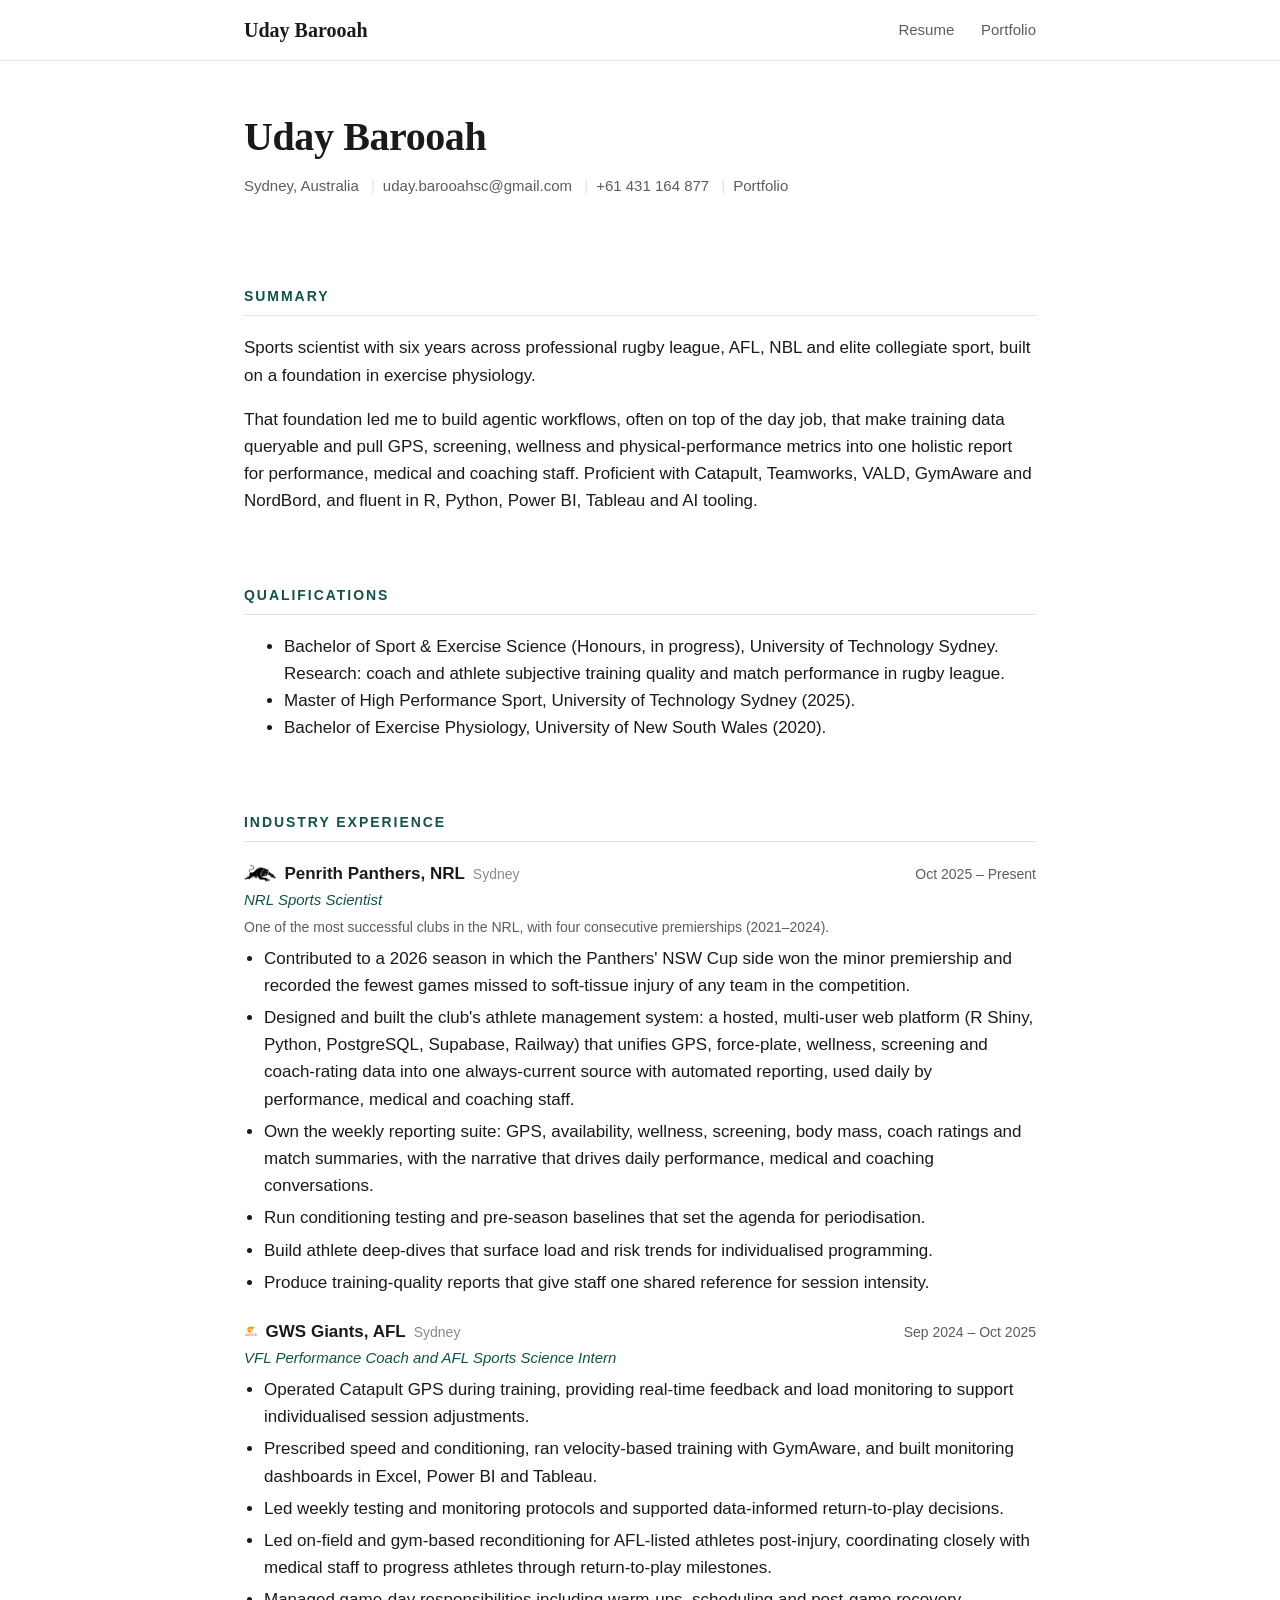
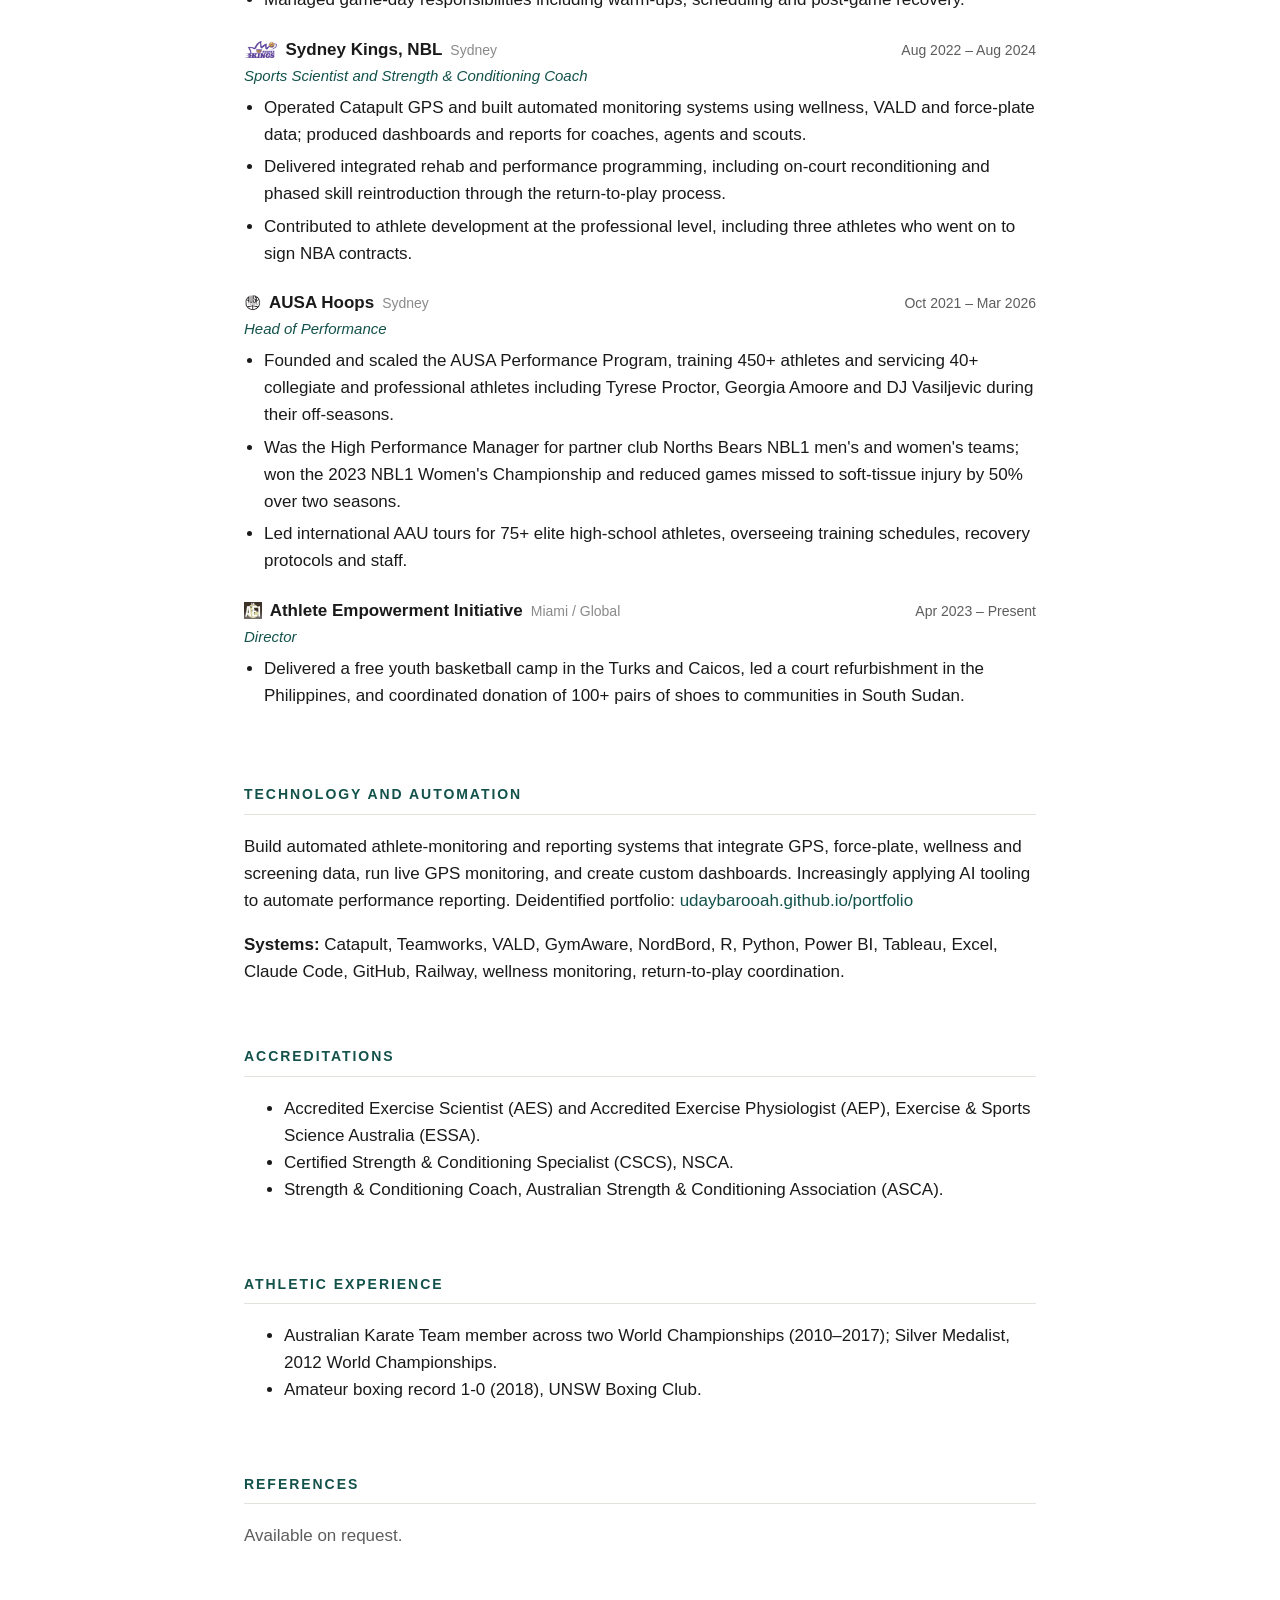
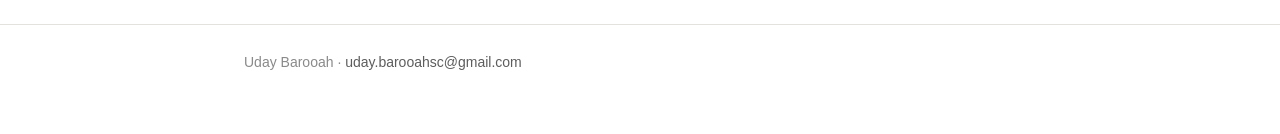
<file: index.html>
<!DOCTYPE html>
<html lang="en">
<head>
<meta charset="utf-8">
<meta name="viewport" content="width=device-width, initial-scale=1">
<title>Uday Barooah, Sports Science Resume</title>
<meta name="description" content="Uday Barooah. High performance sports scientist. Athlete monitoring, GPS analytics, return to play.">
<link rel="stylesheet" href="assets/css/style.css?v=3">
</head>
<body>
<nav class="nav"><div class="wrap">
  <a class="brand" href="index.html">Uday Barooah</a>
  <span class="links">
    <a href="index.html">Resume</a>
    <a href="https://udaybarooah.github.io/portfolio">Portfolio</a>
  </span>
</div></nav>

<header class="masthead"><div class="wrap">
  <h1>Uday Barooah</h1>
  <p class="meta">
    Sydney, Australia
    <span>|</span><a href="mailto:uday.barooahsc@gmail.com">uday.barooahsc@gmail.com</a>
    <span>|</span>+61 431 164 877
    <span>|</span><a href="https://udaybarooah.github.io/portfolio">Portfolio</a>
  </p>
</div></header>

<div class="wrap">
  <section>
    <h2 class="sec">Summary</h2>
    <p>Sports scientist with six years across professional rugby league, AFL, NBL and elite collegiate sport, built on a foundation in exercise physiology.</p>
    <p>That foundation led me to build agentic workflows, often on top of the day job, that make training data queryable and pull GPS, screening, wellness and physical-performance metrics into one holistic report for performance, medical and coaching staff. Proficient with Catapult, Teamworks, VALD, GymAware and NordBord, and fluent in R, Python, Power BI, Tableau and AI tooling.</p>
  </section>

  <section>
    <h2 class="sec">Qualifications</h2>
    <ul>
      <li>Bachelor of Sport &amp; Exercise Science (Honours, in progress), University of Technology Sydney. Research: coach and athlete subjective training quality and match performance in rugby league.</li>
      <li>Master of High Performance Sport, University of Technology Sydney (2025).</li>
      <li>Bachelor of Exercise Physiology, University of New South Wales (2020).</li>
    </ul>
  </section>

  <section>
    <h2 class="sec">Industry experience</h2>

    <div class="entry">
      <div class="top"><span class="org"><img class="logo" src="assets/img/panthers.png" alt="">Penrith Panthers, NRL<span class="loc">Sydney</span></span><span class="dates">Oct 2025 &ndash; Present</span></div>
      <div class="title">NRL Sports Scientist</div>
      <div class="ctx">One of the most successful clubs in the NRL, with four consecutive premierships (2021&ndash;2024).</div>
      <ul>
        <li>Contributed to a 2026 season in which the Panthers' NSW Cup side won the minor premiership and recorded the fewest games missed to soft-tissue injury of any team in the competition.</li>
        <li>Designed and built the club's athlete management system: a hosted, multi-user web platform (R Shiny, Python, PostgreSQL, Supabase, Railway) that unifies GPS, force-plate, wellness, screening and coach-rating data into one always-current source with automated reporting, used daily by performance, medical and coaching staff.</li>
        <li>Own the weekly reporting suite: GPS, availability, wellness, screening, body mass, coach ratings and match summaries, with the narrative that drives daily performance, medical and coaching conversations.</li>
        <li>Run conditioning testing and pre-season baselines that set the agenda for periodisation.</li>
        <li>Build athlete deep-dives that surface load and risk trends for individualised programming.</li>
        <li>Produce training-quality reports that give staff one shared reference for session intensity.</li>
      </ul>
    </div>

    <div class="entry">
      <div class="top"><span class="org"><img class="logo" src="assets/img/giants.png" alt="">GWS Giants, AFL<span class="loc">Sydney</span></span><span class="dates">Sep 2024 &ndash; Oct 2025</span></div>
      <div class="title">VFL Performance Coach and AFL Sports Science Intern</div>
      <ul>
        <li>Operated Catapult GPS during training, providing real-time feedback and load monitoring to support individualised session adjustments.</li>
        <li>Prescribed speed and conditioning, ran velocity-based training with GymAware, and built monitoring dashboards in Excel, Power BI and Tableau.</li>
        <li>Led weekly testing and monitoring protocols and supported data-informed return-to-play decisions.</li>
        <li>Led on-field and gym-based reconditioning for AFL-listed athletes post-injury, coordinating closely with medical staff to progress athletes through return-to-play milestones.</li>
        <li>Managed game-day responsibilities including warm-ups, scheduling and post-game recovery.</li>
      </ul>
    </div>

    <div class="entry">
      <div class="top"><span class="org"><img class="logo" src="assets/img/kings.png" alt="">Sydney Kings, NBL<span class="loc">Sydney</span></span><span class="dates">Aug 2022 &ndash; Aug 2024</span></div>
      <div class="title">Sports Scientist and Strength &amp; Conditioning Coach</div>
      <ul>
        <li>Operated Catapult GPS and built automated monitoring systems using wellness, VALD and force-plate data; produced dashboards and reports for coaches, agents and scouts.</li>
        <li>Delivered integrated rehab and performance programming, including on-court reconditioning and phased skill reintroduction through the return-to-play process.</li>
        <li>Contributed to athlete development at the professional level, including three athletes who went on to sign NBA contracts.</li>
      </ul>
    </div>

    <div class="entry">
      <div class="top"><span class="org"><img class="logo" src="assets/img/ausa.png" alt="">AUSA Hoops<span class="loc">Sydney</span></span><span class="dates">Oct 2021 &ndash; Mar 2026</span></div>
      <div class="title">Head of Performance</div>
      <ul>
        <li>Founded and scaled the AUSA Performance Program, training 450+ athletes and servicing 40+ collegiate and professional athletes including Tyrese Proctor, Georgia Amoore and DJ Vasiljevic during their off-seasons.</li>
        <li>Was the High Performance Manager for partner club Norths Bears NBL1 men's and women's teams; won the 2023 NBL1 Women's Championship and reduced games missed to soft-tissue injury by 50% over two seasons.</li>
        <li>Led international AAU tours for 75+ elite high-school athletes, overseeing training schedules, recovery protocols and staff.</li>
      </ul>
    </div>

    <div class="entry">
      <div class="top"><span class="org"><img class="logo" src="assets/img/aei.png" alt="">Athlete Empowerment Initiative<span class="loc">Miami / Global</span></span><span class="dates">Apr 2023 &ndash; Present</span></div>
      <div class="title">Director</div>
      <ul>
        <li>Delivered a free youth basketball camp in the Turks and Caicos, led a court refurbishment in the Philippines, and coordinated donation of 100+ pairs of shoes to communities in South Sudan.</li>
      </ul>
    </div>
  </section>

  <section>
    <h2 class="sec">Technology and automation</h2>
    <p>Build automated athlete-monitoring and reporting systems that integrate GPS, force-plate, wellness and screening data, run live GPS monitoring, and create custom dashboards. Increasingly applying AI tooling to automate performance reporting. Deidentified portfolio: <a href="https://udaybarooah.github.io/portfolio">udaybarooah.github.io/portfolio</a></p>
    <p class="drow"><b>Systems:</b> Catapult, Teamworks, VALD, GymAware, NordBord, R, Python, Power BI, Tableau, Excel, Claude Code, GitHub, Railway, wellness monitoring, return-to-play coordination.</p>
  </section>

  <section>
    <h2 class="sec">Accreditations</h2>
    <ul>
      <li>Accredited Exercise Scientist (AES) and Accredited Exercise Physiologist (AEP), Exercise &amp; Sports Science Australia (ESSA).</li>
      <li>Certified Strength &amp; Conditioning Specialist (CSCS), NSCA.</li>
      <li>Strength &amp; Conditioning Coach, Australian Strength &amp; Conditioning Association (ASCA).</li>
    </ul>
  </section>

  <section>
    <h2 class="sec">Athletic experience</h2>
    <ul>
      <li>Australian Karate Team member across two World Championships (2010&ndash;2017); Silver Medalist, 2012 World Championships.</li>
      <li>Amateur boxing record 1-0 (2018), UNSW Boxing Club.</li>
    </ul>
  </section>

  <section>
    <h2 class="sec">References</h2>
    <p class="muted">Available on request.</p>
  </section>
</div>

<footer><div class="wrap">
  Uday Barooah &middot; <a href="mailto:uday.barooahsc@gmail.com">uday.barooahsc@gmail.com</a>
</div></footer>
</body>
</html>
</file>
<file: assets/css/style.css>
:root{
  --ink:#1a1a1a;
  --grey:#5d5d5d;
  --soft-grey:#8a8a8a;
  --accent:#13524b;
  --accent-soft:#e7efed;
  --rule:#e4e2dd;
  --bg:#ffffff;
  --cream:#faf9f6;
  --maxw:840px;
}
*{box-sizing:border-box}
html{-webkit-text-size-adjust:100%}
body{
  margin:0;
  background:var(--bg);
  color:var(--ink);
  font-family:-apple-system,BlinkMacSystemFont,"Segoe UI",Roboto,Helvetica,Arial,sans-serif;
  font-size:17px;
  line-height:1.6;
  -webkit-font-smoothing:antialiased;
}
.wrap{max-width:var(--maxw);margin:0 auto;padding:0 24px}
a{color:var(--accent);text-decoration:none}
a:hover{text-decoration:underline}

/* top nav */
.nav{border-bottom:1px solid var(--rule);background:var(--bg);position:sticky;top:0;z-index:10}
.nav .wrap{display:flex;align-items:center;justify-content:space-between;height:60px}
.nav .brand{font-family:Georgia,"Times New Roman",serif;font-size:20px;font-weight:600;color:var(--ink)}
.nav a.brand{text-decoration:none}
.nav a.brand:hover{text-decoration:none;color:var(--accent)}
.nav .links a{margin-left:22px;font-size:15px;color:var(--grey)}
.nav .links a:hover{color:var(--accent);text-decoration:none}
@media(max-width:560px){
  .nav .wrap{height:auto;flex-direction:column;align-items:flex-start;padding-top:12px;padding-bottom:12px}
  .nav .links{margin-top:6px}
  .nav .links a{margin-left:0;margin-right:18px}
}

/* header block */
.masthead{padding:54px 0 28px}
.masthead h1{font-family:Georgia,"Times New Roman",serif;font-size:40px;line-height:1.1;margin:0 0 8px;letter-spacing:-0.01em}
.masthead .role{color:var(--accent);font-size:14px;font-weight:600;letter-spacing:0.14em;text-transform:uppercase;margin:0 0 14px}
.masthead .meta{color:var(--grey);font-size:15px}
.masthead .meta a{color:var(--grey)}
.masthead .meta a:hover{color:var(--accent)}
.masthead .meta span{color:var(--rule);margin:0 8px}
.lead{font-size:19px;line-height:1.65;color:#333;margin:18px 0 0;max-width:760px}

/* section */
section{padding:8px 0}
h2.sec{font-size:14px;letter-spacing:0.14em;text-transform:uppercase;color:var(--accent);border-bottom:1px solid var(--rule);padding-bottom:8px;margin:36px 0 18px}

/* experience entries */
.entry{margin:0 0 22px}
.entry .top{display:flex;justify-content:space-between;align-items:baseline;gap:16px}
.entry .org{font-weight:700;font-size:17px}
.entry .org .logo{height:17px;width:auto;max-width:54px;vertical-align:-3px;margin-right:8px;object-fit:contain}
.entry .org .loc{font-weight:400;color:var(--soft-grey);font-size:14px;margin-left:8px}
.entry .dates{color:var(--grey);font-size:14px;white-space:nowrap}
.entry .title{font-style:italic;color:var(--accent);font-size:15px;margin:1px 0 4px}
.entry .ctx{color:var(--grey);font-size:14px;margin:0 0 6px}
.entry ul{margin:6px 0 0;padding-left:20px}
.entry ul li{margin:0 0 5px}
.entry.headeronly{margin-bottom:14px}
.sys{color:var(--soft-grey);font-size:13.5px;margin:6px 0 0}
@media(max-width:560px){
  .entry .top{flex-direction:column;gap:0}
  .masthead h1{font-size:32px}
}

/* skills / definition rows */
.drow{margin:0 0 8px}
.drow b{color:var(--ink)}
.muted{color:var(--grey)}

/* download / action links */
.actions{margin:22px 0 0;display:flex;flex-wrap:wrap;gap:10px 22px}
.actions a{font-size:15px;border-bottom:1px solid var(--accent-soft);padding-bottom:2px}

/* home cards */
.paths{display:grid;grid-template-columns:1fr 1fr;gap:22px;margin:30px 0 10px}
@media(max-width:640px){.paths{grid-template-columns:1fr}}
.card{border:1px solid var(--rule);border-radius:8px;padding:24px;background:var(--cream);transition:border-color .15s}
.card:hover{border-color:var(--accent)}
.card h3{margin:0 0 6px;font-size:20px;font-family:Georgia,serif}
.card p{margin:0 0 14px;color:var(--grey);font-size:15px}
.card .go{font-size:14px;font-weight:600;color:var(--accent)}
.card .links{margin-top:8px;font-size:14px}
.card .links a{margin-right:14px}

/* portfolio */
.proj{border-top:1px solid var(--rule);padding:24px 0}
.proj:first-of-type{border-top:none}
.proj h3{margin:0 0 4px;font-size:20px;font-family:Georgia,serif}
.proj .kicker{color:var(--accent);font-size:13px;letter-spacing:0.08em;text-transform:uppercase;margin:0 0 8px}
.proj p{margin:0 0 10px}
.proj .stack{font-size:13.5px;color:var(--soft-grey)}
.proj .stack b{color:var(--grey)}
.note{background:var(--cream);border:1px solid var(--rule);border-radius:8px;padding:14px 18px;font-size:14.5px;color:var(--grey);margin:18px 0}

/* portfolio figures */
.figure{margin:14px 0 16px;border:1px solid var(--rule);border-radius:10px;overflow:hidden;background:#fff}
.figure svg{display:block;width:100%;height:auto}
.figure .cap{font-size:12.5px;color:var(--soft-grey);padding:8px 14px;border-top:1px solid var(--rule);background:var(--cream)}
.proj .role-line{font-size:13.5px;color:var(--soft-grey);margin:0 0 4px}
.proj .lead2{margin:0 0 16px;color:#333}
/* carousel */
.carousel{position:relative;border:1px solid var(--rule);border-radius:12px;background:#fff;overflow:hidden}
.track{display:flex;overflow-x:auto;scroll-snap-type:x mandatory;scroll-behavior:smooth;-webkit-overflow-scrolling:touch;scrollbar-width:none}
.track::-webkit-scrollbar{display:none}
.slide{flex:0 0 100%;scroll-snap-align:start;padding:22px 24px 26px}
.slide .stag{display:inline-block;font-size:11px;letter-spacing:.12em;text-transform:uppercase;color:var(--accent);background:var(--accent-soft);border-radius:20px;padding:3px 11px;margin:0 0 14px}
.slide h4{margin:0 0 12px;font-size:17px}
.car-btn{position:absolute;top:46%;transform:translateY(-50%);width:38px;height:38px;border-radius:50%;border:1px solid var(--rule);background:#fff;color:var(--ink);font-size:20px;line-height:1;cursor:pointer;display:flex;align-items:center;justify-content:center;z-index:3;opacity:.92}
.car-btn:hover{border-color:var(--accent);color:var(--accent)}
.car-prev{left:12px}.car-next{right:12px}
.dots{display:flex;gap:7px;justify-content:center;padding:0 0 16px}
.dot{width:7px;height:7px;border-radius:50%;background:var(--rule);border:none;padding:0;cursor:pointer}
.dot.on{background:var(--accent);width:22px;border-radius:4px}
.fig svg,.fig img{display:block;width:100%;height:auto;border:1px solid var(--rule);border-radius:8px}
.slide .cap{font-size:12.5px;color:var(--soft-grey);margin:9px 2px 0;line-height:1.5}
.grp{margin:0 0 14px}
.grp .gh{font-size:12px;font-weight:700;letter-spacing:.06em;text-transform:uppercase;color:var(--grey);margin:0 0 6px}
.vrow{display:flex;justify-content:space-between;gap:12px;border-bottom:1px dotted var(--rule);padding:5px 0;font-size:14px}
.vrow .k{color:var(--ink)}
.vrow .v{color:var(--accent);font-variant-numeric:tabular-nums;white-space:nowrap}
.impact{display:grid;grid-template-columns:1fr 1fr;gap:14px}
@media(max-width:560px){.impact{grid-template-columns:1fr}}
.stat{border:1px solid var(--rule);border-radius:9px;padding:13px 15px;background:var(--cream)}
.stat .big{font-size:22px;font-weight:700;color:var(--accent);font-family:Georgia,serif;line-height:1.15}
.stat .lab{font-size:13px;color:var(--grey);margin-top:3px}
.slack{background:var(--cream);border:1px solid var(--rule);border-left:3px solid var(--accent);border-radius:6px;padding:12px 14px;font-size:13.5px;color:#333;line-height:1.55;margin:12px 0 0}
.slack b{color:var(--ink)}
.svg-old-role{font-size:13.5px;color:var(--grey);margin:0 0 10px}
.proj .role-line b{color:var(--ink)}

footer{border-top:1px solid var(--rule);margin-top:50px;padding:26px 0 60px;color:var(--soft-grey);font-size:14px}
footer a{color:var(--grey)}
.print-hint{display:none}
</file>
